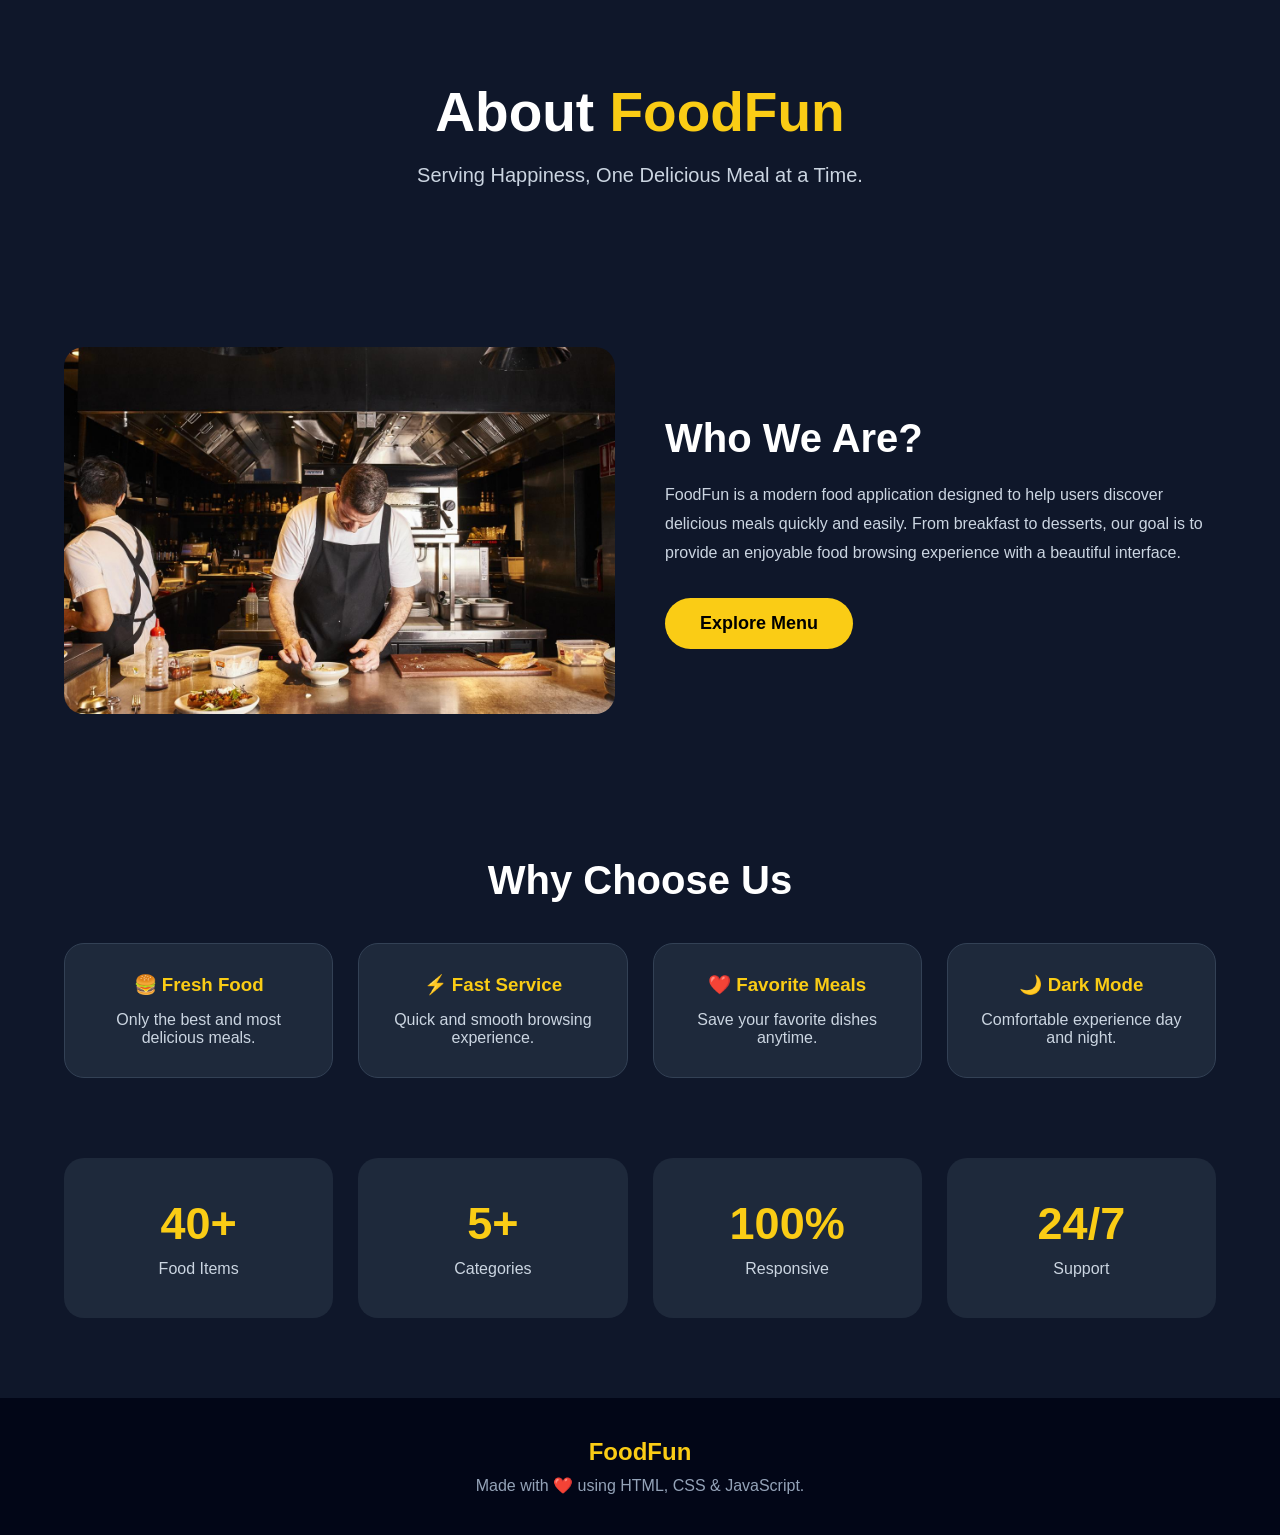
<file: about/index.html>
<!DOCTYPE html>
<html lang="en">
<head>
    <meta charset="UTF-8">
    <meta name="viewport" content="width=device-width, initial-scale=1.0">
    <title>FoodFun | About Us</title>

    <link rel="stylesheet" href="about.css">
</head>
<body>

    <!-- Hero -->

    <section class="hero">

        <h1>About <span>FoodFun</span></h1>

        <p>
            Serving Happiness, One Delicious Meal at a Time.
        </p>

    </section>

    <!-- About -->

    <section class="about">

        <div class="image">

            <img src="../images/image3.png" alt="Food">

        </div>

        <div class="content">

            <h2>Who We Are?</h2>

            <p>

                FoodFun is a modern food application designed to help
                users discover delicious meals quickly and easily.

                From breakfast to desserts, our goal is to provide
                an enjoyable food browsing experience with a beautiful
                interface.

            </p>

            <button id="menu">Explore Menu</button>

        </div>

    </section>

    <!-- Features -->

    <section class="features">

        <h2>Why Choose Us</h2>

        <div class="cards">

            <div class="card">

                <h3>🍔 Fresh Food</h3>

                <p>Only the best and most delicious meals.</p>

            </div>

            <div class="card">

                <h3>⚡ Fast Service</h3>

                <p>Quick and smooth browsing experience.</p>

            </div>

            <div class="card">

                <h3>❤️ Favorite Meals</h3>

                <p>Save your favorite dishes anytime.</p>

            </div>

            <div class="card">

                <h3>🌙 Dark Mode</h3>

                <p>Comfortable experience day and night.</p>

            </div>

        </div>

    </section>

    <!-- Stats -->

    <section class="stats">

        <div class="box">

            <h2>40+</h2>

            <p>Food Items</p>

        </div>

        <div class="box">

            <h2>5+</h2>

            <p>Categories</p>

        </div>

        <div class="box">

            <h2>100%</h2>

            <p>Responsive</p>

        </div>

        <div class="box">

            <h2>24/7</h2>

            <p>Support</p>

        </div>

    </section>

    <!-- Footer -->

    <footer>

        <h2>FoodFun</h2>

        <p>Made with ❤️ using HTML, CSS & JavaScript.</p>

    </footer>

    <script src="about.js"></script>

</body>
</html>
</file>
<file: about/about.css>
*{
    margin:0;
    padding:0;
    box-sizing:border-box;
    font-family:Arial, Helvetica, sans-serif;
}

body{

    background:#0f172a;
    color:white;
}

.hero{

    text-align:center;

    padding:80px 20px;
}

.hero h1{

    font-size:55px;
}

.hero span{

    color:#facc15;
}

.hero p{

    margin-top:20px;

    color:#cbd5e1;

    font-size:20px;
}

.about{

    width:90%;
    max-width:1200px;

    margin:auto;

    display:flex;

    align-items:center;

    justify-content:space-between;

    gap:50px;

    padding:80px 0;
}

.image{

    flex:1;
}

.image img{

    width:100%;

    border-radius:20px;
}

.content{

    flex:1;
}

.content h2{

    font-size:40px;

    margin-bottom:20px;
}

.content p{

    color:#cbd5e1;

    line-height:1.8;

    margin-bottom:30px;
}

button{

    padding:15px 35px;

    border:none;

    border-radius:30px;

    background:#facc15;

    font-size:18px;

    font-weight:bold;

    cursor:pointer;

    transition:.3s;
}

button:hover{

    background:#eab308;
}

.features{

    width:90%;

    max-width:1200px;

    margin:60px auto;
}

.features h2{

    text-align:center;

    margin-bottom:40px;

    font-size:40px;
}

.cards{

    display:grid;

    grid-template-columns:repeat(auto-fit,minmax(250px,1fr));

    gap:25px;
}

.card{

    background:#1e293b;

    padding:30px;

    border-radius:20px;

    text-align:center;

    transition:.3s;

    border:1px solid #334155;
}

.card:hover{

    transform:translateY(-10px);

    border-color:#facc15;
}

.card h3{

    margin-bottom:15px;

    color:#facc15;
}

.card p{

    color:#cbd5e1;
}

.stats{

    width:90%;

    max-width:1200px;

    margin:80px auto;

    display:grid;

    grid-template-columns:repeat(auto-fit,minmax(220px,1fr));

    gap:25px;
}

.box{

    background:#1e293b;

    padding:40px;

    text-align:center;

    border-radius:20px;
}

.box h2{

    font-size:45px;

    color:#facc15;
}

.box p{

    margin-top:10px;

    color:#cbd5e1;
}

footer{

    text-align:center;

    padding:40px 20px;

    background:#020617;

    margin-top:80px;
}

footer h2{

    color:#facc15;

    margin-bottom:10px;
}

footer p{

    color:#94a3b8;
}

@media(max-width:768px){

.about{

    flex-direction:column;
}

.hero h1{

    font-size:40px;
}

.content h2{

    font-size:30px;
}

}
</file>
